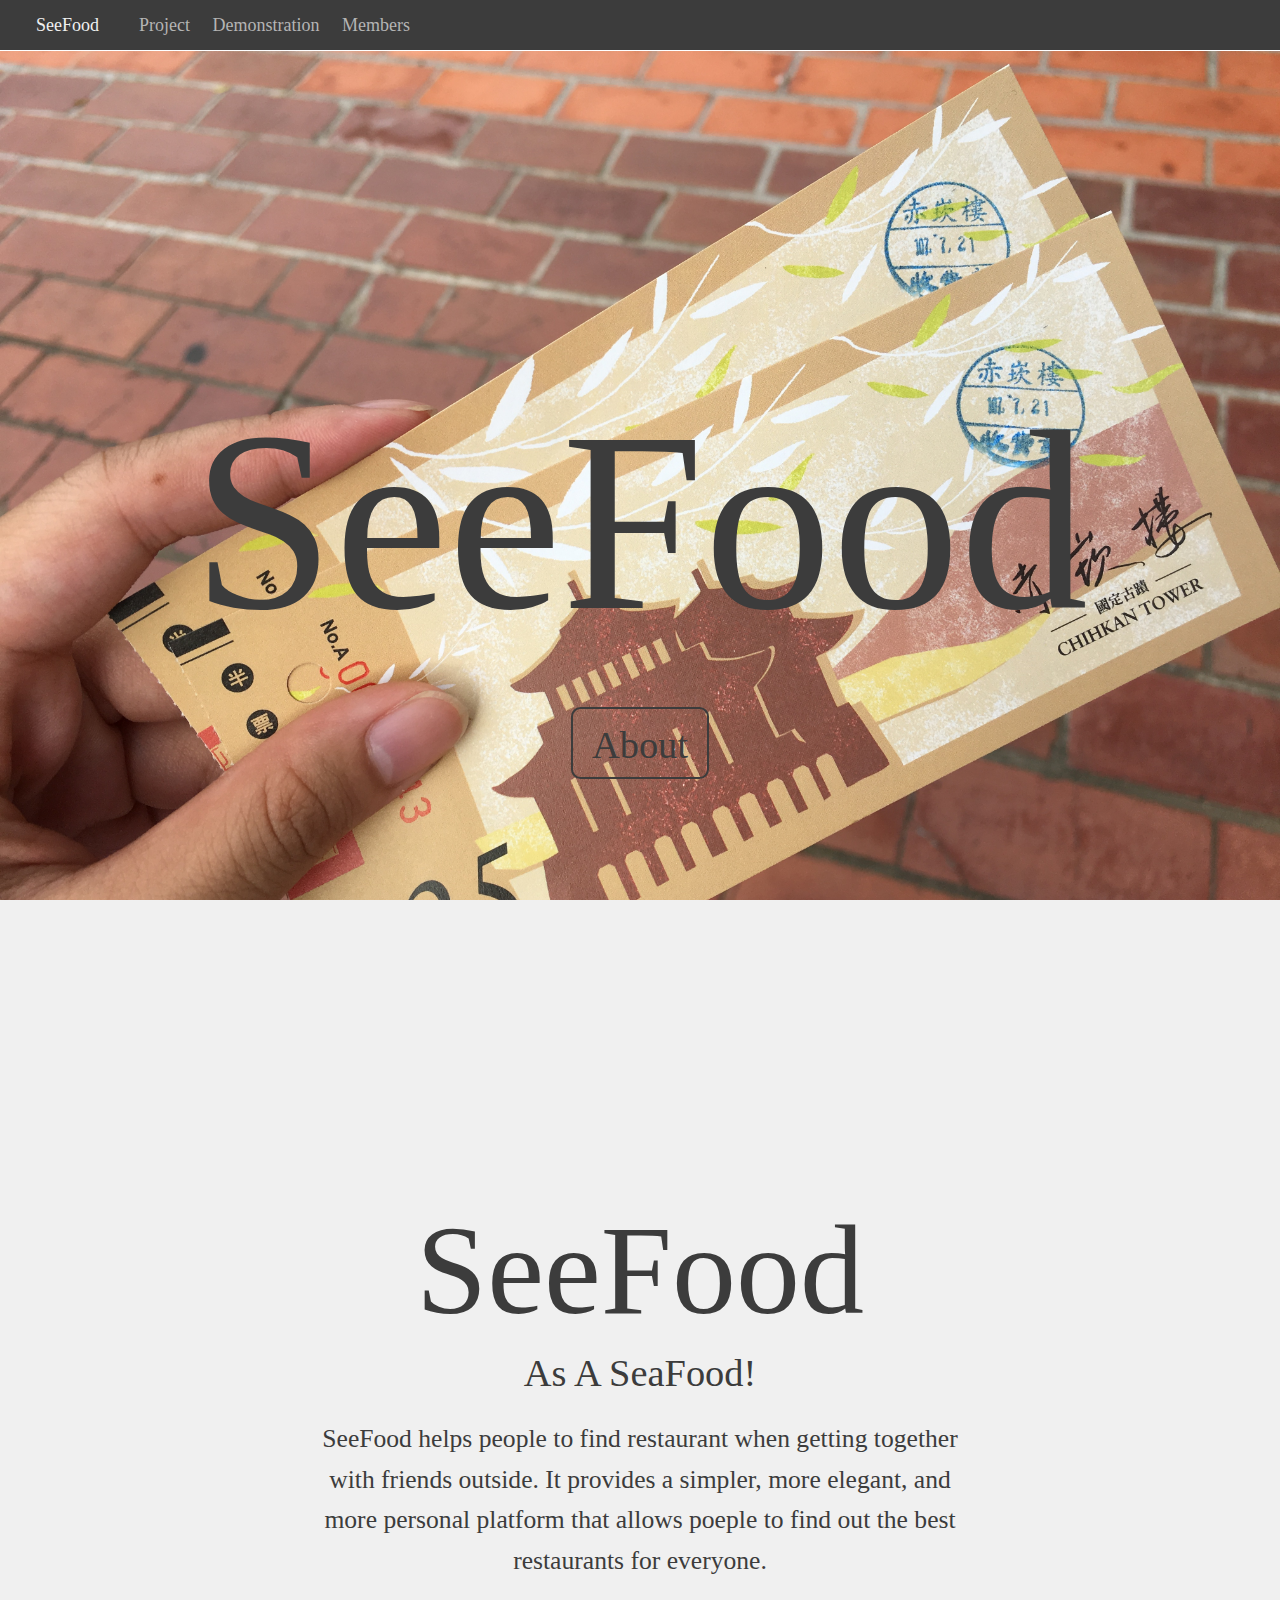
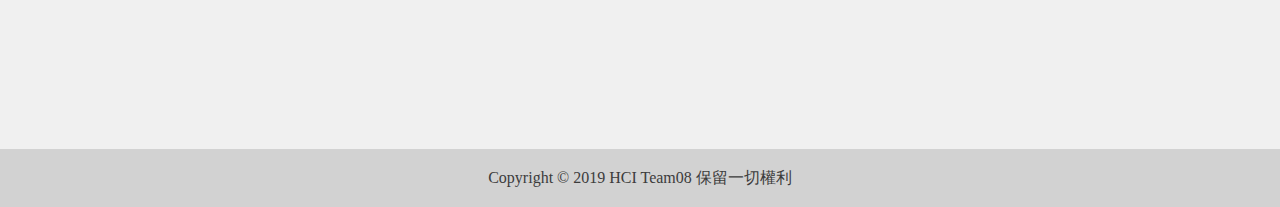
<file: index.html>
<!DOCTYPE html>
<html>
	<!-- Basic Settings of the Website -->
	<head>
		<title>SeeFood</title>
		
		<meta name="description" content="2019 HCI">
		<meta name="author" content="Team08">
		<meta charset="utf-8"/>
		
		<link rel="stylesheet" href="StyleSheet/Main.css">
		<link rel="stylesheet" href="StyleSheet/Navigation.css">
		<link rel="stylesheet" href="StyleSheet/Footer.css">
		<link rel="stylesheet" href="StyleSheet/Header.css">
		<link rel="stylesheet" href="StyleSheet/About.css">
	</head>

	<!-- Contents of the Website -->
	<body>
		<!-- Navigation -->
		<nav id="nav">
			<a class="nav-brand" href="index.html">SeeFood</a>
			<ul class="nav-list">
				<li class="nav-item"><a class="nav-link" href="Project.html">Project</a></li>
				<li class="nav-item"><a class="nav-link" href="Demo.html">Demonstration</a></li>
				<li class="nav-item"><a class="nav-link" href="Member.html">Members</a></li>
			</ul>
		</nav>

		<!-- Header -->
		<header id="head">
			<div class="head-word">
				<h1 class="head-name">SeeFood</h1>
				<a class="head-butn" href="#about">About</a>
			</div>
		</header>

		<!-- About -->
		<section id="about">
			<div class="about-word">
				<h1 class="about-name">SeeFood</h1>
				<p class="about-subt">As A SeaFood!</p>
				<p class="about-cont">SeeFood helps people to find restaurant when getting together with friends outside. It provides a simpler, more elegant, and more personal platform that allows poeple to find out the best restaurants for everyone.</p>
			</div>
		</section>
	</body>

	<!-- Extra Contents of the Website -->
	<footer id="foot">
		<div class="foot-word">
			Copyright &copy; 2019 HCI Team08 保留一切權利
		</div>
	</footer>
</html>
</file>
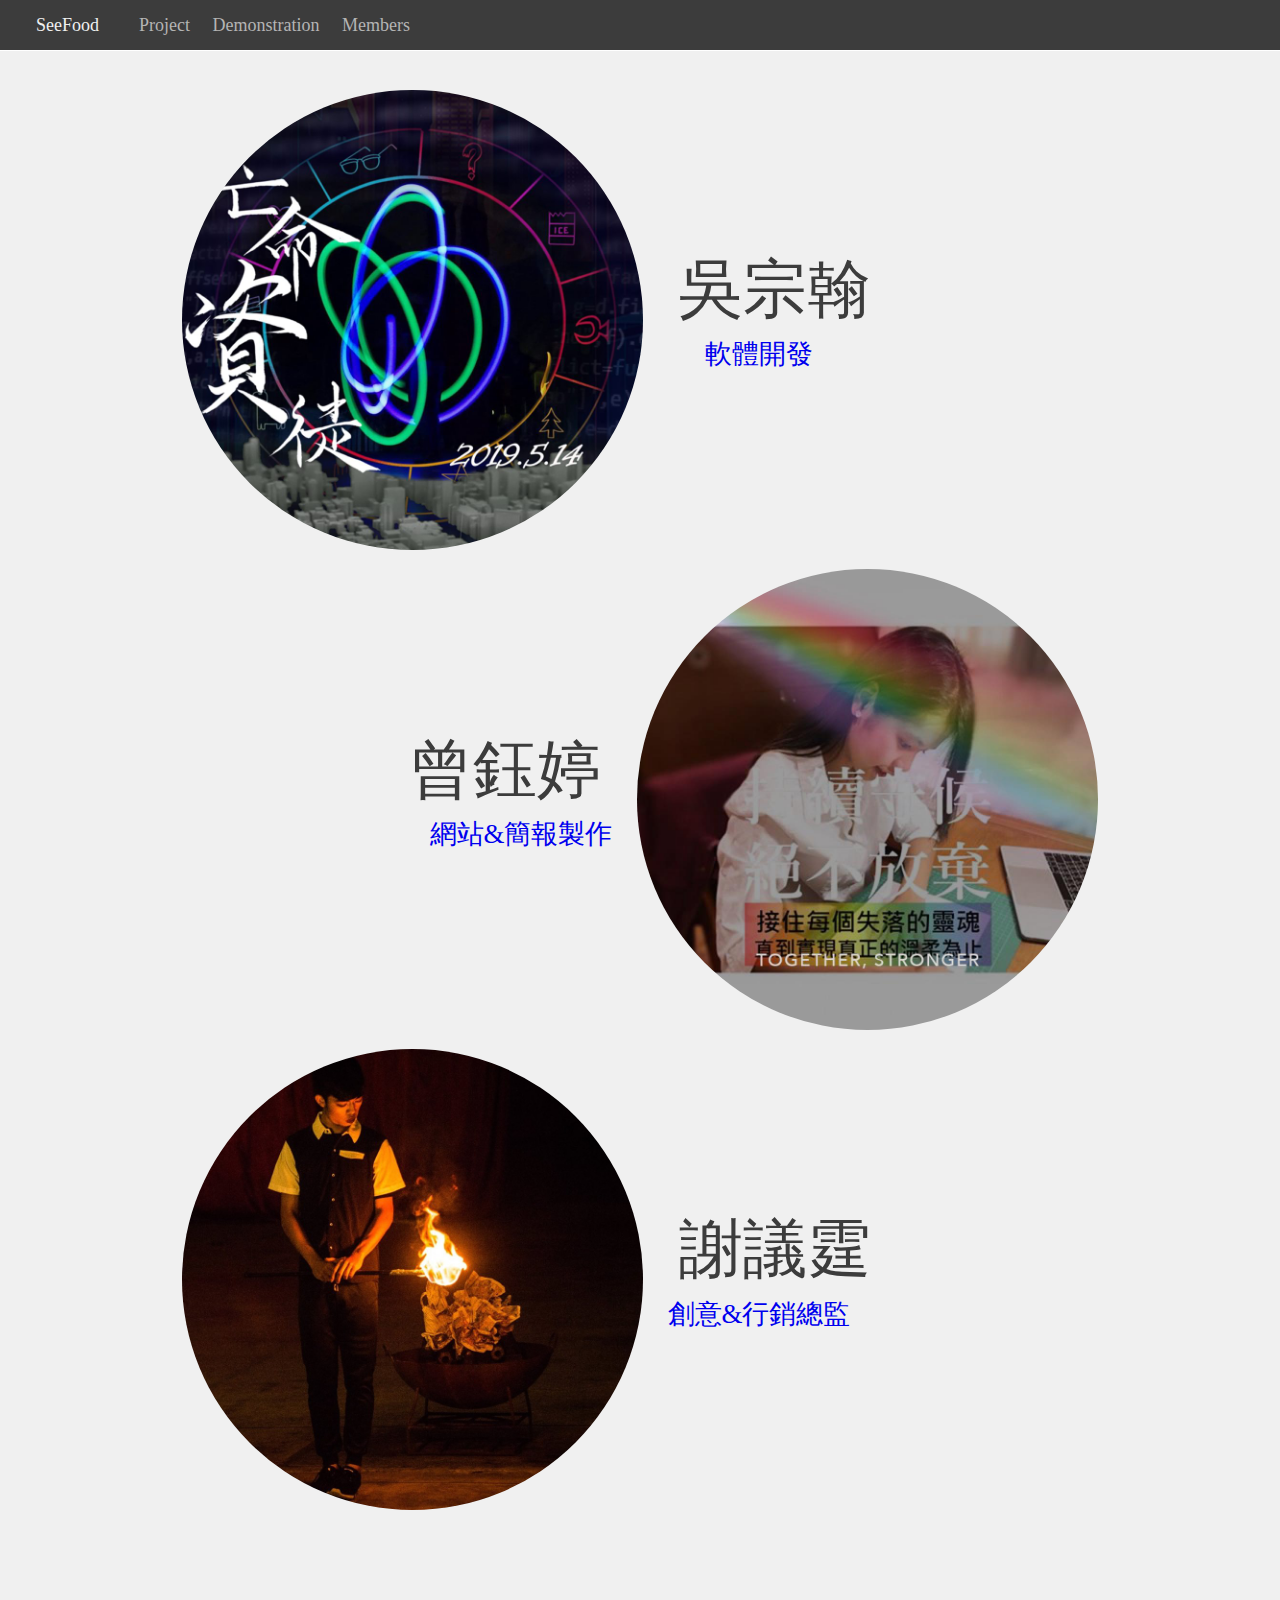
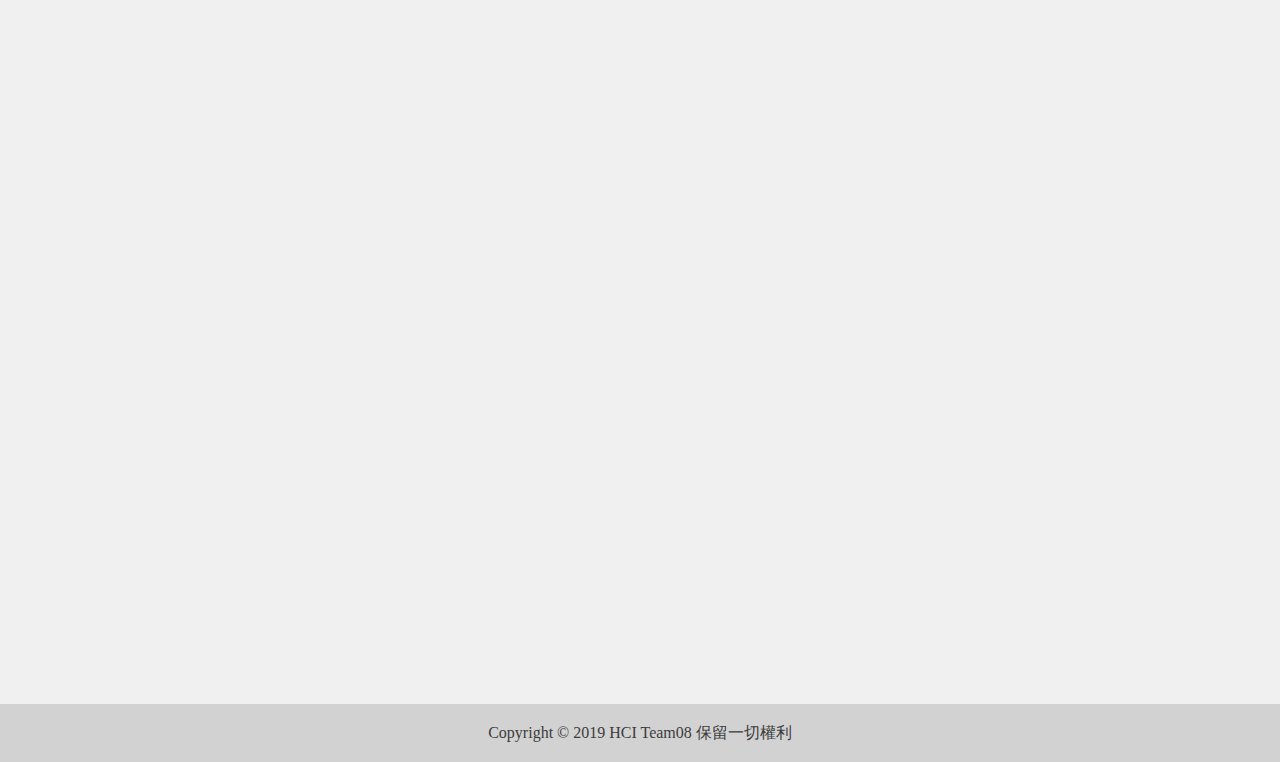
<file: Member.html>
<!DOCTYPE html>
<html>
	<!-- Basic Settings of the Website -->
	<head>
		<title>SeeFood</title>
		
		<meta name="description" content="2019 HCI">
		<meta name="author" content="Team08">
		<meta charset="utf-8"/>
		
		<link rel="stylesheet" href="StyleSheet/Main.css">
		<link rel="stylesheet" href="StyleSheet/Navigation.css">
		<link rel="stylesheet" href="StyleSheet/Footer.css">
		<link rel="stylesheet" href="StyleSheet/Project.css">
	</head>

	<!-- Contents of the Website -->
	<body>
		<!-- Navigation -->
		<nav id="nav">
			<a class="nav-brand" href="index.html">SeeFood</a>
			<ul class="nav-list">
				<li class="nav-item"><a class="nav-link" href="Project.html">Project</a></li>
				<li class="nav-item"><a class="nav-link" href="Demo.html">Demonstration</a></li>
				<li class="nav-item"><a class="nav-link" href="Member.html">Members</a></li>
			</ul>
		</nav>

		<!-- Project -->
		<div id="project">

		<!-- NeedFinding -->
		<section id="mama">
			<table class="project-left" align="left">
				<tr>
				<td><img class="member-imge" src="Image/mama.jpg"></td>
				<td class="project-item">
					<p class="project-subt">吳宗翰</p>
					<a href="https://www.facebook.com/tsunghanwu2">軟體開發</a>
				</td>
				</tr>
			</table>
		</section>
		
		<!-- POV and Experience Prototype -->
		<section id="tseng">
			<table class="project-right" align="right">
				<tr>
				<td class="project-item">
					<p class="project-subt">曾鈺婷</p>
					<a href="https://www.facebook.com/tseng1026.info">網站&簡報製作</a>
				</td>
				<td><img class="member-imge" src="Image/Tseng.jpg"></td>
				</tr>
			</table>
		</section>

		<!-- Concept Video -->
		<section id="piepie01">
			<table class="project-left" align="left">
				<tr>
				<td><img class="member-imge" src="Image/piepie.jpg"></td>
				<td class="project-item">
					<p class="project-subt">謝議霆</p>
					<a href="https://www.facebook.com/piepie01">創意&行銷總監</a>
				</td>
				</tr>
			</table>
		</section>

		</div>
	</body>

	<!-- Extra Contents of the Website -->
	<footer id="foot">
		<div class="foot-word">
			Copyright &copy; 2019 HCI Team08 保留一切權利
		</div>
	</footer>
</html>
</file>
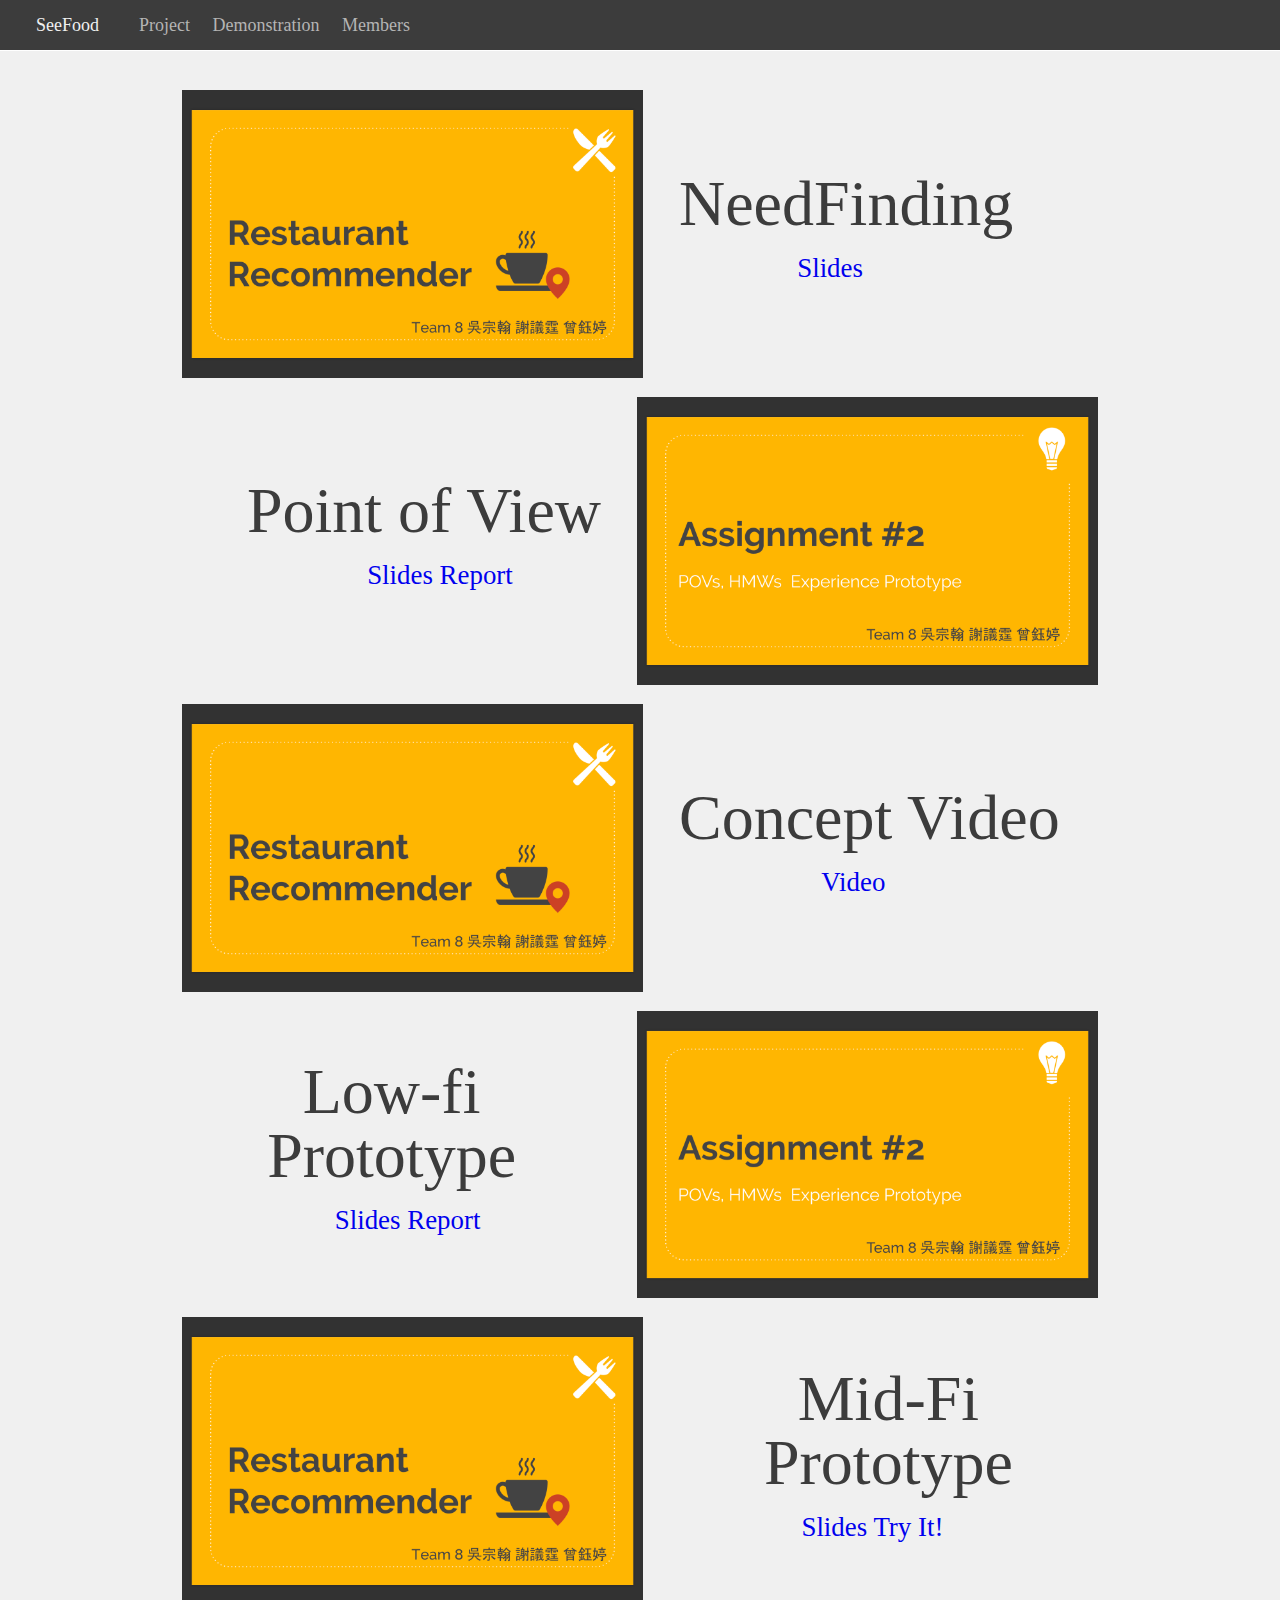
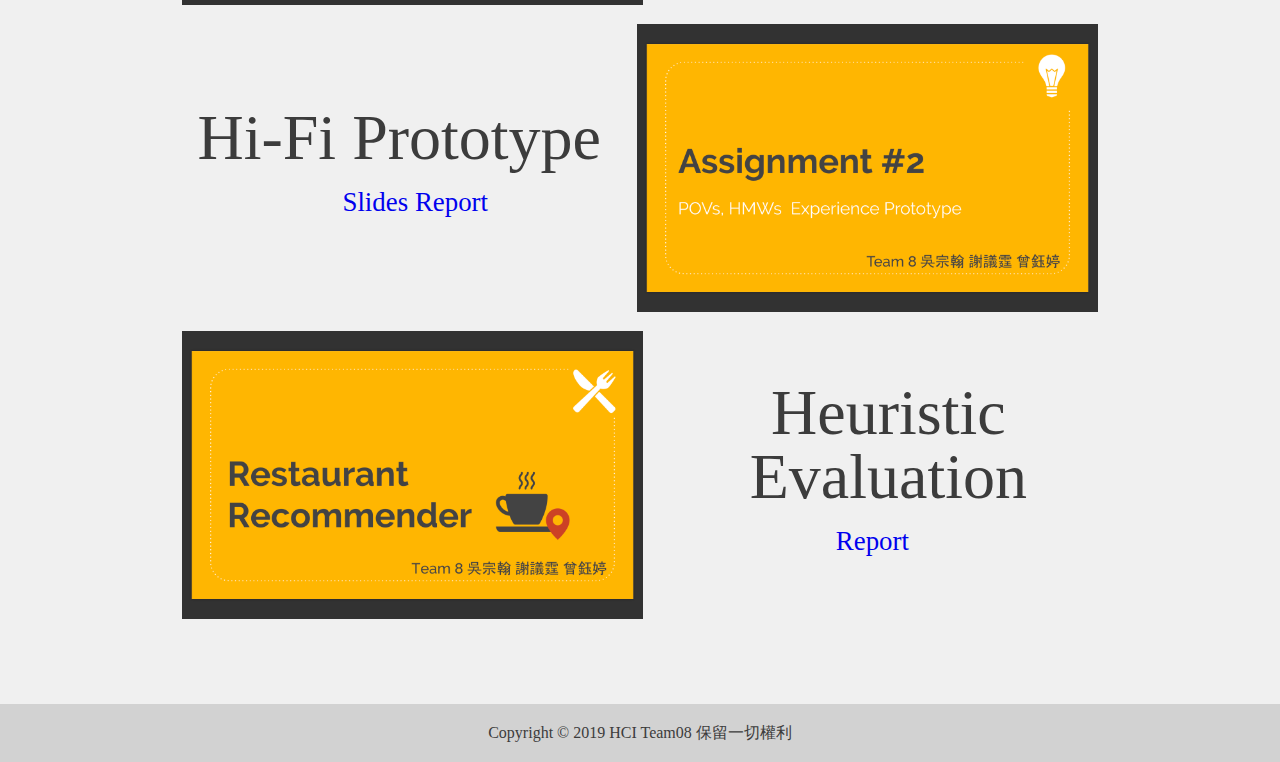
<file: Project.html>
<!DOCTYPE html>
<html>
	<!-- Basic Settings of the Website -->
	<head>
		<title>SeeFood</title>
		
		<meta name="description" content="2019 HCI">
		<meta name="author" content="Team08">
		<meta charset="utf-8"/>
		
		<link rel="stylesheet" href="StyleSheet/Main.css">
		<link rel="stylesheet" href="StyleSheet/Navigation.css">
		<link rel="stylesheet" href="StyleSheet/Footer.css">
		<link rel="stylesheet" href="StyleSheet/Project.css">
	</head>

	<!-- Contents of the Website -->
	<body>
		<!-- Navigation -->
		<nav id="nav">
			<a class="nav-brand" href="index.html">SeeFood</a>
			<ul class="nav-list">
				<li class="nav-item"><a class="nav-link" href="Project.html">Project</a></li>
				<li class="nav-item"><a class="nav-link" href="Demo.html">Demonstration</a></li>
				<li class="nav-item"><a class="nav-link" href="Member.html">Members</a></li>
			</ul>
		</nav>

		<!-- Project -->
		<div id="project">

		<!-- NeedFinding -->
		<section id="needfinding">
			<table class="project-left" align="left">
				<tr>
				<td><img class="project-imge" src="Image/NeedFinding.png"></td>
				<td class="project-item">
					<p class="project-subt">NeedFinding</p>
					<a href="Source/Needfinding.pdf">Slides</a>
				</td>
				</tr>
			</table>
		</section>
		
		<!-- POV and Experience Prototype -->
		<section id="pointofview">
			<table class="project-right" align="right">
				<tr>
				<td class="project-item">
					<p class="project-subt">Point of View</p>
					<a href="Source/POV_Experience_Prototypes.pdf">Slides</a>
					<a href="Source/POV_Experience_Prototypes_Report.pdf">Report</a>
				</td>
				<td><img class="project-imge" src="Image/POV.png"></td>
				</tr>
			</table>
		</section>

		<!-- Concept Video -->
		<section id="conceptvideo">
			<table class="project-left" align="left">
				<tr>
				<td><img class="project-imge" src="Image/NeedFinding.png"></td>
				<td class="project-item">
					<p class="project-subt">Concept Video</p>
					<a href="Source/team08_03_seefood_concept_video.mp4">Video</a>
				</td>
				</tr>
			</table>
		</section>

		<!-- Low-Fi Prototype -->
		<section id="lowfiprototype">
			<table class="project-right" align="right">
				<tr>
				<td class="project-item">
					<p class="project-subt">Low-fi Prototype</p>
					<a href="Source/LowFi_Prototype.pdf">Slides</a>
					<a href="Source/LowFi_Prototype_Report.pdf">Report</a>
				</td>
				<td><img class="project-imge" src="Image/POV.png"></td>
				</tr>
			</table>
		</section>

		<!-- Mid-Fi Prototype -->
		<section id="midfiprototype">
			<table class="project-left" align="left">
				<tr>
				<td><img class="project-imge" src="Image/NeedFinding.png"></td>
				<td class="project-item">
					<p class="project-subt">Mid-Fi Prototype</p>
					<a href="Source/MediumFi_Prototype.pdf">Slides</a>
					<a href="https://marvelapp.com/5g3315g/screen/55987647">Try It!</a>
				</td>
				</tr>
			</table>
		</section>

		<!-- Hi-Fi Prototype -->
		<section id="hifiprototype">
			<table class="project-right" align="right">
				<tr>
				<td class="project-item">
					<p class="project-subt">Hi-Fi Prototype</p>
					<a href="Source/HighFi_Prototype_Progress.pdf">Slides</a>
					<a href="Source/HighFi_Prototype_Progress_Report.pdf">Report</a>
				</td>
				<td><img class="project-imge" src="Image/POV.png"></td>
				</tr>
			</table>
		</section>

		<!-- Heuristic Evaluation -->
		<section id="heuristicevaluation">
			<table class="project-left" align="left">
				<tr>
				<td><img class="project-imge" src="Image/NeedFinding.png"></td>
				<td class="project-item">
					<p class="project-subt">Heuristic Evaluation</p>
					<a href="Source/Heuristic_Evaluation_Report.pdf">Report</a>
				</td>
				</tr>
			</table>
		</section>

		</div>
	</body>

	<!-- Extra Contents of the Website -->
	<footer id="foot">
		<div class="foot-word">
			Copyright &copy; 2019 HCI Team08 保留一切權利
		</div>
	</footer>
</html>
</file>
<file: StyleSheet/Main.css>
* {
    margin: 0;
    text-decoration: none;
}
</file>
<file: StyleSheet/Navigation.css>
/* Navigation */

#nav{
	font-size: 18px;
	font-family: "Heiti TC";
	background-color: rgb(60, 60, 60);

	z-index: 10;
	position: fixed;
	width: 100vw;
	height: 2.8em;
	line-height: 2.8em;
}

.nav-brand{
	color: rgb(240, 240, 240);
	float: left;
	display: inline-block;
	margin-left: 2em;
}

.nav-link{
	color: rgb(180, 180, 180);
}

.nav-list{
	float: left;
}

.nav-item{
	display: inline-block;
	margin-right: 1em;
}
</file>
<file: StyleSheet/Footer.css>
/* Footer */

#foot{
	background-color: rgb(210, 210, 210);

	z-index: 10;
	position: relative;
	bottom: 0em;
	width: 100vw;
	height: 3.6em;
	line-height: 3.6em;
}

.foot-word{
	font-size: 16px;
	font-family: "Heiti TC";
	font-weight: 400;
	color: rgb(60, 60, 60);

	text-align: center;
}

.foot-link{
	color: rgb(100, 100, 100);
}
</file>
<file: StyleSheet/Header.css>
/* Header */

#head{
	background-image: url("../Image/Cover.jpg");
	background-position: center center;
	background-repeat: no-repeat;
	background-size: cover;

	z-index: 9;
	position: relative;
	top: 3.16em;
	width: 100vw;
	height: calc(100vh - 3.16em);
	min-height: 30rem;
}

.head-word{
	text-align: center;
	position: relative;
	top: 36vh;
}

.head-name{
	font-size: 20vw;
	font-family: "Heiti TC";
	font-weight: 400;
	color: rgb(60, 60, 60);
}

.head-butn{
	font-size: 3vw;
	font-family: "Heiti TC";
	font-weight: 400;
	color: rgb(60, 60, 60);
	background-color: transparent;
	background-image: none;

	display: inline-block;
	border: 2px solid;
	border-color: rgb(60, 60, 60);
	border-radius: 0.6rem;
	padding: 0.9rem 1.2rem 0.6rem 1.2rem;
	margin-top: 1em;
	vertical-align: middle;
}
</file>
<file: StyleSheet/About.css>
/* About */

#about{
	background-color: rgb(240, 240, 240);

	z-index:8;
	position: relative;
	/*top: 3.16em;*/
	width: 100vw;
	height: 100vh;
}

.about-word{
	text-align: center;
	position: relative;
	top: 28vh;
	padding-top: 6em;
}

.about-name{
	font-size: 10vw;
	font-family: "Heiti TC";
	font-weight: 400;
	color: rgb(60, 60, 60);
}

.about-subt{
	font-size: 3vw;
	font-family: "Heiti TC";
	font-weight: 400;
	color: rgb(60, 60, 60);

	display: inline-block;
	padding: 0.9rem 1.5rem 0.6rem 1.5rem;
	margin-top: -0.2em;
	vertical-align: middle;
}

.about-cont{
	font-size: 2vw;
	font-family: "Heiti TC";
	font-weight: 400;
	line-height: 4.5vh;
	color: rgb(60, 60, 60);

	display: inline-block;
	padding: 0.9rem 20rem 0.6rem 20rem;
	margin-top: 0em;
	vertical-align: middle;
}

.about-imge{
	text-align: center;
	position: relative;
	top: 36vh;
}

.about-item{
	width: 12em;
	height: auto;
}
</file>
<file: StyleSheet/Project.css>
/* Project */

#project {
	background-color: rgb(240, 240, 240);

	z-index:8;
	position: relative;
	top: 3.16em;
	width: 100vw;
	height: 180vw;
}

/*.project-word{
	text-align: center;
	position: relative;
	top: 28vh;
}

.project-name{
	font-size: 50px;
	font-family: "Heiti TC";
	font-weight: 400;
	color: rgb(60, 60, 60);
}

.project-cont{
	font-size: 20px;
	font-family: "Heiti TC";
	font-weight: 400;
	color: rgb(60, 60, 60);

	display: inline-block;
	padding: 0.9rem 1.5rem 0.6rem 1.5rem;
	margin-top: 0.8em;
	vertical-align: middle;
}
*/
.project-left{
	padding-top: 1vh;
	padding-left: 14vw;
	padding-right: 14vw;
	position: relative;
	top: 3vh;
}

.project-right{
	padding-top: 1vh;
	padding-left: 14vw;
	padding-right: 14vw;
	position: relative;
	top: 3vh;
}

.project-item{
	text-align: center;

	font-size: 2.1vw;
	font-family: "Heiti TC";
	font-weight: 400;
	line-height: 5vw;
	color: rgb(60, 60, 60);
}

.project-subt{
	text-align: center;

	font-size: 5vw;
	font-family: "Heiti TC";
	font-weight: 400;
	line-height: 5vw;
	color: rgb(60, 60, 60);
}

.project-left .project-subt{
	padding-left: 0.5em;
}

.project-right .project-subt{
	padding-right: 0.5em;
}

.project-imge{
	width: 36vw;
	height: auto;
}

.member-imge{
	width: 36vw;
	height: auto;
    border-radius:50%;
}
</file>
